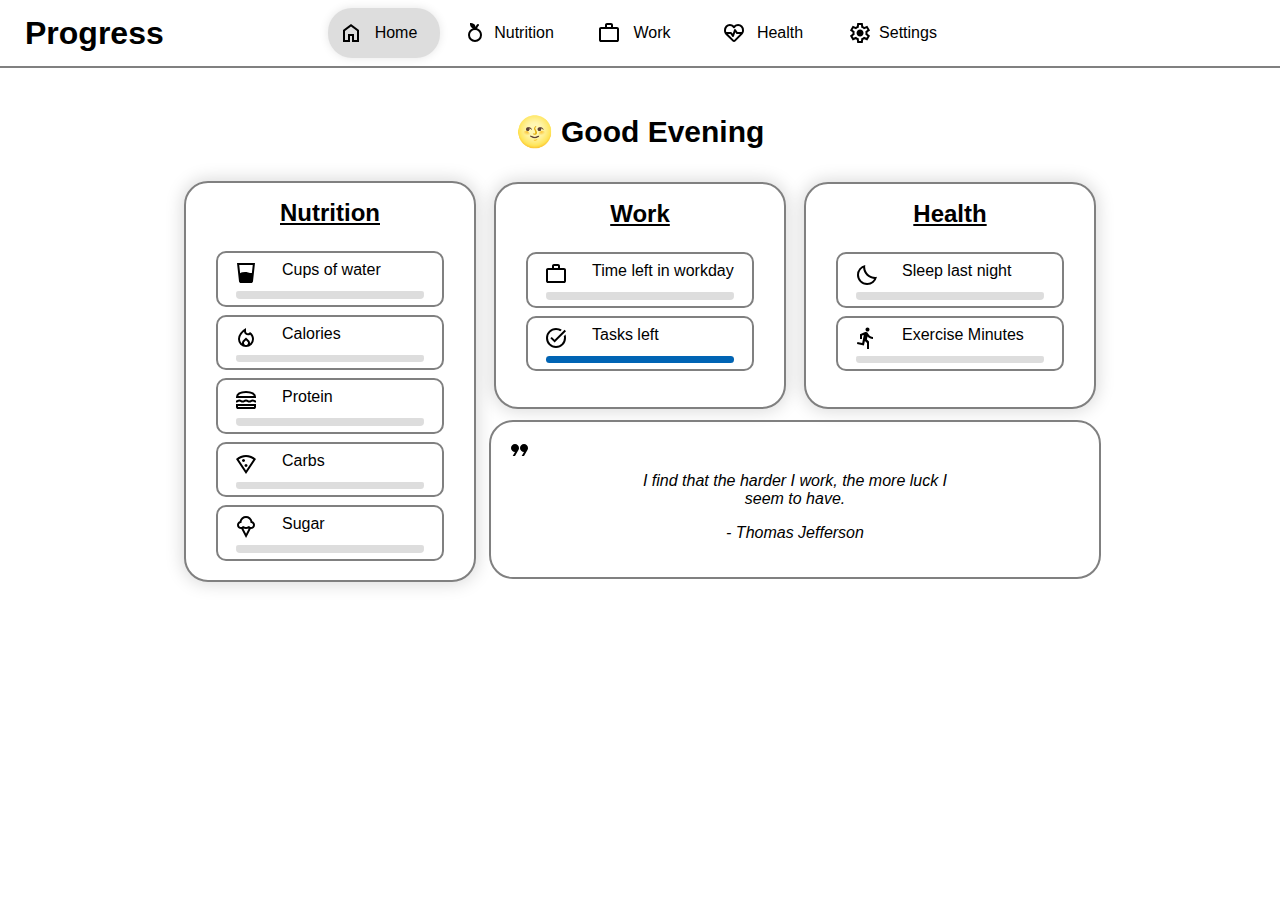
<file: index.html>
<!DOCTYPE html>
<html lang="en">
  <head>
    <!-- Import CSS and Scripts-->
    <link rel="stylesheet" href="/css/main.css" />
    <link rel="stylesheet" href="/css/homepage.css" />
    <script src="/scripts/homepage.js"></script>
    <script src="/scripts/motivation.js"></script>
    <!-- Scale page to display width -->
    <meta name="viewport" content="width=device-width, initial-scale=1.0" />
    <!-- Page Title -->
    <title>Progress</title>
    <!-- Favicon -->
    <link
      rel="icon"
      type="image/png"
      href="/assets/favicon/favicon-32x32.png"
      sizes="32x32"
    />
    <link
      rel="icon"
      type="image/png"
      href="/assets/favicon/favicon-16x16.png"
      sizes="16x16"
    />
  </head>

  <body>
    <!-- Site Header and Navigation-->
    <header>
      <h1>Progress</h1>
      <div class="nav-links">
        <a class="active" href="./index.html"
          ><img src="/assets/icons/home.svg" />
          <p>Home</p>
        </a>
        <a href="./pages/nutrition.html"
          ><img src="/assets/icons/nutrition.svg" />
          <p>Nutrition</p>
        </a>
        <a href="./pages/workLife.html"
          ><img src="/assets/icons/work.svg" />
          <p>Work</p>
        </a>
        <a href="./pages/health.html"
          ><img src="/assets/icons/health.svg" />
          <p>Health</p>
        </a>
        <a href="./pages/settings.html"
          ><img src="/assets/icons/gear.svg" />
          <p>Settings</p>
        </a>
      </div>
    </header>
    <!-- Main Page -->
    <main>
      <div class="greeting">
        <p id="greeting">🌞 Good timeofday</p>
      </div>
      <div class="two-grid-card-container">
        <div class="nutrition-card card">
          <h2><a href="./pages/nutrition.html">Nutrition</a></h2>
          <!-- WATER -->
          <div id="water" onclick="toggleStatInfo('water')" class="stat">
            <div class="icon-and-label">
              <img src="/assets/icons/water.svg" />
              <label for="water-progress-bar">Cups of water</label>
            </div>
            <progress id="water-progress-bar" max="100" value="0"></progress>
          </div>
          <!-- CALORIES -->
          <div id="calories" onclick="toggleStatInfo('calories')" class="stat">
            <div class="icon-and-label">
              <img src="/assets/icons/calories.svg" />
              <label for="calories-progress-bar">Calories</label>
            </div>
            <progress id="calories-progress-bar" max="100" value="0"></progress>
          </div>
          <!-- PROTEIN -->
          <div onclick="toggleStatInfo('protein')" class="stat">
            <div class="icon-and-label">
              <img src="/assets/icons/protein.svg" />
              <label for="protein-progress-bar">Protein</label>
            </div>
            <progress id="protein-progress-bar" max="100" value="0"></progress>
          </div>
          <!-- CARBS -->
          <div onclick="toggleStatInfo('carbs')" class="stat">
            <div class="icon-and-label">
              <img src="/assets/icons/carbs.svg" />
              <label for="calories-progress-bar">Carbs</label>
            </div>
            <progress id="carbs-progress-bar" max="100" value="0"></progress>
          </div>
          <!-- SUGAR -->
          <div onclick="toggleStatInfo('sugar')" class="stat">
            <div class="icon-and-label">
              <img src="/assets/icons/sugar.svg" />
              <label for="sugar-progress-bar">Sugar</label>
            </div>
            <progress id="sugar-progress-bar" max="100" value="0"></progress>
          </div>
          <!-- SODIUM -->
          <!-- <div onclick="toggleStatInfo('sodium')" class="stat">
                    <div class="icon-and-label">
                        <img src="/assets/icons/salt.svg" />
                        <label for="sodium-progress-bar">Sodium</label>
                    </div>
                    <progress id="sodium-progress-bar" max="100" value="0"></progress>
                </div> -->
        </div>
        <div class="card">
          <h2><a href="./pages/workLife.html">Work</a></h2>
          <!-- WORK -->
          <div id="work" class="stat">
            <div class="icon-and-label">
              <img src="/assets/icons/work.svg" />
              <label for="work-progress-bar">Time left in workday</label>
            </div>
            <progress id="work-progress-bar" max="100" value="0"></progress>
          </div>
          <!-- WORK -->
          <div class="stat">
            <div class="icon-and-label">
              <img src="/assets/icons/task.svg" />
              <label for="task-progress-bar">Tasks left</label>
            </div>
            <progress id="task-progress-bar" max="100" value="0"></progress>
          </div>
        </div>
        <div class="card">
          <h2><a href="./pages/health.html">Health</a></h2>
          <!-- SLEEP -->
          <div id="sleep" onclick="toggleStatInfo('sleep')" class="stat">
            <div class="icon-and-label">
              <img src="/assets/icons/sleep.svg" />
              <label for="sleep-progress-bar">Sleep last night</label>
            </div>
            <progress id="sleep-progress-bar" max="100" value="0"></progress>
          </div>
          <!-- EXERCISE -->
          <div id="exercise" onclick="toggleStatInfo('exercise')" class="stat">
            <div class="icon-and-label">
              <img src="/assets/icons/exercise.svg" />
              <label for="exercise-progress-bar">Exercise Minutes</label>
            </div>
            <progress id="exercise-progress-bar" max="100" value="0"></progress>
          </div>
        </div>
        <div class="quote-card">
          <img src="/assets/icons/quote.svg" onclick="devValues()" />
          <div class="quote-text">
            <p id="quote"></p>
            <p id="author"></p>
          </div>
        </div>
      </div>
    </main>
    <div id="overlay" class="overlay">
      <div class="stat-info" id="water-stat-info">
        <p>Water</p>
        <input type="number" id="water-input" placeholder="Cups" />
        <button
          onclick="addProgress('water', 'waterCurrentAmount', 'waterProgress')"
        >
          Add
        </button>
        <button onclick="closeOverlay()">Close</button>
      </div>
      <div class="stat-info" id="calories-stat-info">
        <p>Calories</p>
        <input type="number" id="calories-input" placeholder="Calories" />
        <button
          onclick="addProgress('calories', 'caloriesCurrentAmount', 'caloriesProgress')"
        >
          Add
        </button>
        <button onclick="closeOverlay()">Close</button>
      </div>
      <div class="stat-info" id="protein-stat-info">
        <p>Protein</p>
        <input type="number" id="protein-input" placeholder="Protein" />
        <button
          onclick="addProgress('protein', 'proteinCurrentAmount', 'proteinProgress')"
        >
          Add
        </button>
        <button onclick="closeOverlay()">Close</button>
      </div>
      <div class="stat-info" id="carbs-stat-info">
        <p>Carbs</p>
        <input type="number" id="carbs-input" placeholder="Carbs" />
        <button
          onclick="addProgress('carbs', 'carbsCurrentAmount', 'carbsProgress')"
        >
          Add
        </button>
        <button onclick="closeOverlay()">Close</button>
      </div>
      <div class="stat-info" id="sugar-stat-info">
        <p>Sugar</p>
        <input type="number" id="sugar-input" placeholder="Sugar" />
        <button
          onclick="addProgress('sugar', 'sugarCurrentAmount', 'sugarProgress')"
        >
          Add
        </button>
        <button onclick="closeOverlay()">Close</button>
      </div>
      <div class="stat-info" id="sodium-stat-info">
        <p>Sodium</p>
        <input type="number" id="sodium-input" placeholder="Sodium" />
        <button
          onclick="addProgress('sodium', 'sodiumCurrentAmount', 'sodiumProgress')"
        >
          Add
        </button>
        <button onclick="closeOverlay()">Close</button>
      </div>
      <div class="stat-info" id="work-stat-info">
        <p>Work</p>
        <input type="number" id="work-input" placeholder="Cups" />
        <button
          onclick="addProgress('work', 'workCurrentAmount', 'workProgress')"
        >
          Add
        </button>
        <button onclick="closeOverlay()">Close</button>
      </div>
      <div class="stat-info" id="sleep-stat-info">
        <p>Sleep</p>
        <input type="number" id="sleep-input" placeholder="Sleep hours" />
        <button
          onclick="addProgress('sleep', 'sleepCurrentAmount', 'sleepProgress')"
        >
          Add
        </button>
        <button onclick="closeOverlay()">Close</button>
      </div>
      <div class="stat-info" id="exercise-stat-info">
        <p>Exercise</p>
        <input
          type="number"
          id="exercise-input"
          placeholder="Minutes of exercise"
        />
        <button
          onclick="addProgress('exercise', 'exerciseCurrentAmount', 'exerciseProgress')"
        >
          Add
        </button>
        <button onclick="closeOverlay()">Close</button>
      </div>
    </div>
  </body>
</html>
</file>
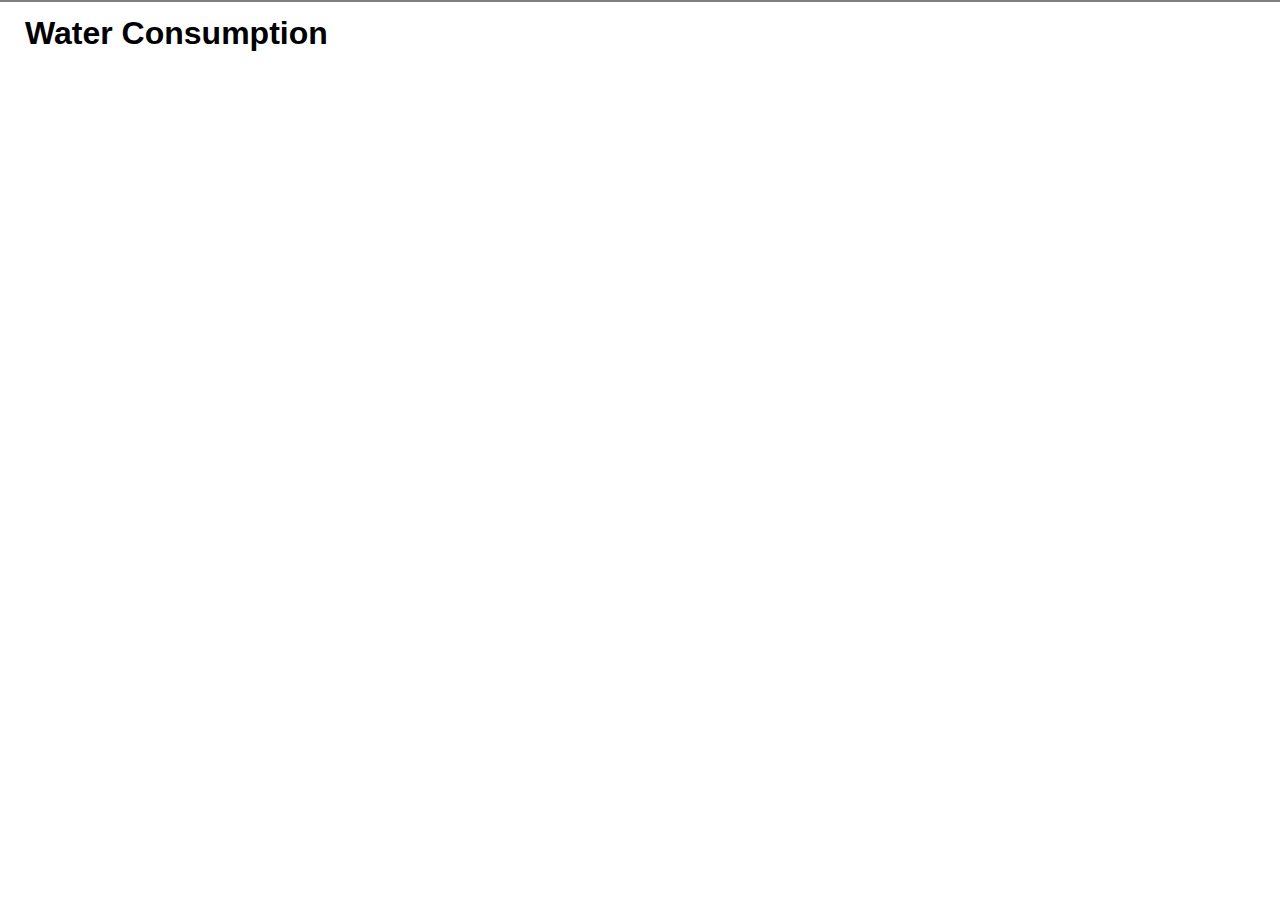
<file: water.html>
<!DOCTYPE html>
<html lang="en">
  <head>
    <!-- Import CSS and Scripts-->
    <link rel="stylesheet" href="/css/main.css" />
    <link rel="stylesheet" href="/css/water.css" />
    <title>Hackathon 2023</title>
  </head>
  <body>
    <header>
      <h1>Water Consumption</h1>
    </header>
  </body>
</html>
</file>
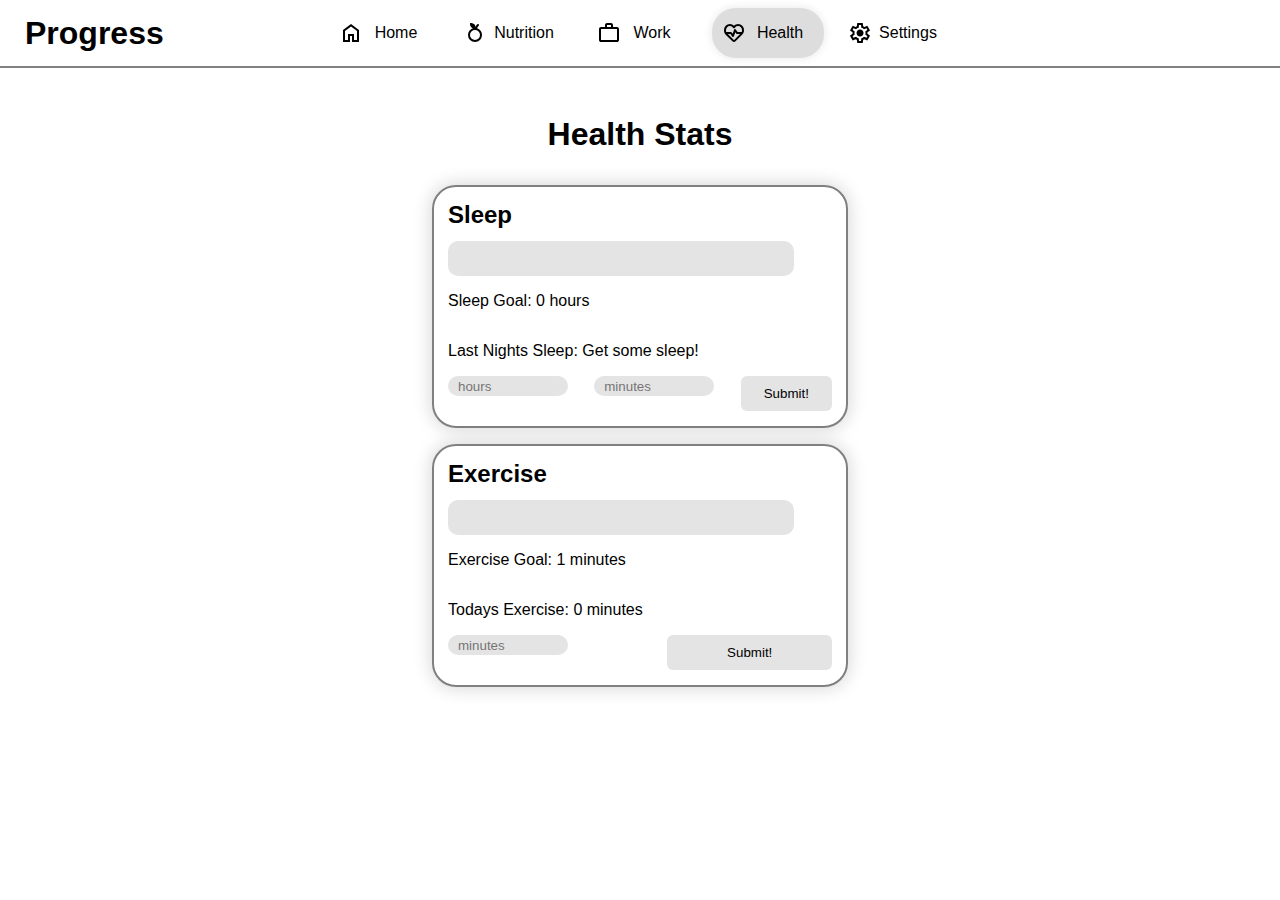
<file: pages/health.html>
<!DOCTYPE html>
<html lang="en">

<head>
    <!-- Import CSS and Scripts-->
    <link rel="stylesheet" href="/css/main.css" />
    <link rel="stylesheet" href="/css/health.css" />
    <script src="../scripts/health.js"></script>
    <!-- Scale page to display width -->
    <meta name="viewport" content="width=device-width, initial-scale=1.0" />
    <!-- Page Title -->
    <title>Health | Progress</title>
    <!-- Favicon -->
    <link rel="icon" type="image/png" href="/assets/favicon/favicon-32x32.png" sizes="32x32" />
    <link rel="icon" type="image/png" href="/assets/favicon/favicon-16x16.png" sizes="16x16" />
</head>

<body onload="onLoad()">
    <!-- Site Header and Navigation-->
    <header>
      <h1>Progress</h1>
      <div class="nav-links">
        <a href="../index.html"
          ><img src="/assets/icons/home.svg" />
          <p>Home</p></a
        >
        <a href="./nutrition.html"
          ><img src="/assets/icons/nutrition.svg" />
          <p>Nutrition</p></a
        >
        <a href="./workLife.html"
          ><img src="/assets/icons/work.svg" />
          <p>Work</p></a
        >
        <a class="active" href="./health.html"
          ><img src="/assets/icons/health.svg" />
          <p>Health</p></a
        >
        <a href="./settings.html"
          ><img src="/assets/icons/gear.svg" />
          <p>Settings</p></a
        >
      </div>
    </header>
    <!-- Main Page -->
    <main>
        <h1 class="health-title">Health Stats</h1>
        <div class="sleep-card card" id="sleep">
            <h2>Sleep</h2>
            <div class="sleep-progress" id="sleep-container">
                <div id="sleep-amount"></div>
            </div>
            <p class="sleep-goal" id="sleep-goal">Sleep Goal:</p>
            <div id="ex-div">
                <form name="sleep-form" method="get">
                    <label> Last Nights Sleep: </label>
                    <p id="last-night-sleep"></p>
                    <div class="sleep-inputs">
                        <input min="0" max="24" class="input-box" type="number" id="sleep-hours" placeholder="hours" />
                        <input min="0" max="60" class="input-box" type="number" id="sleep-minutes"
                            placeholder="minutes" />
                        <button onclick="setLastSleep()">Submit!</button>
                    </div>
                </form>

            </div>
        </div>
        <div class="exercise-card card" id="exercise">
            <h2>Exercise</h2>
            <div class="sleep-progress" id="racetrack">
                <div id="runner"></div>
            </div>
            <p class="exercise-goal" id="exercise-goal">Exercise Goal:</p>
            <div id="ex-div">
                <form name="exercise-form" method="get">
                    <label>Todays Exercise: </label>
                    <p id="last-exercise"></p>
                    <div class="exercise-inputs">
                        <input min="0" max="60" class="input-box" type="number" id="exercise-minutes"
                            placeholder="minutes" />
                        <button onclick="addExercise()">Submit!</button>
                    </div>
                </form>
            </div>
        </div>
    </main>
</body>

</html>
</file>
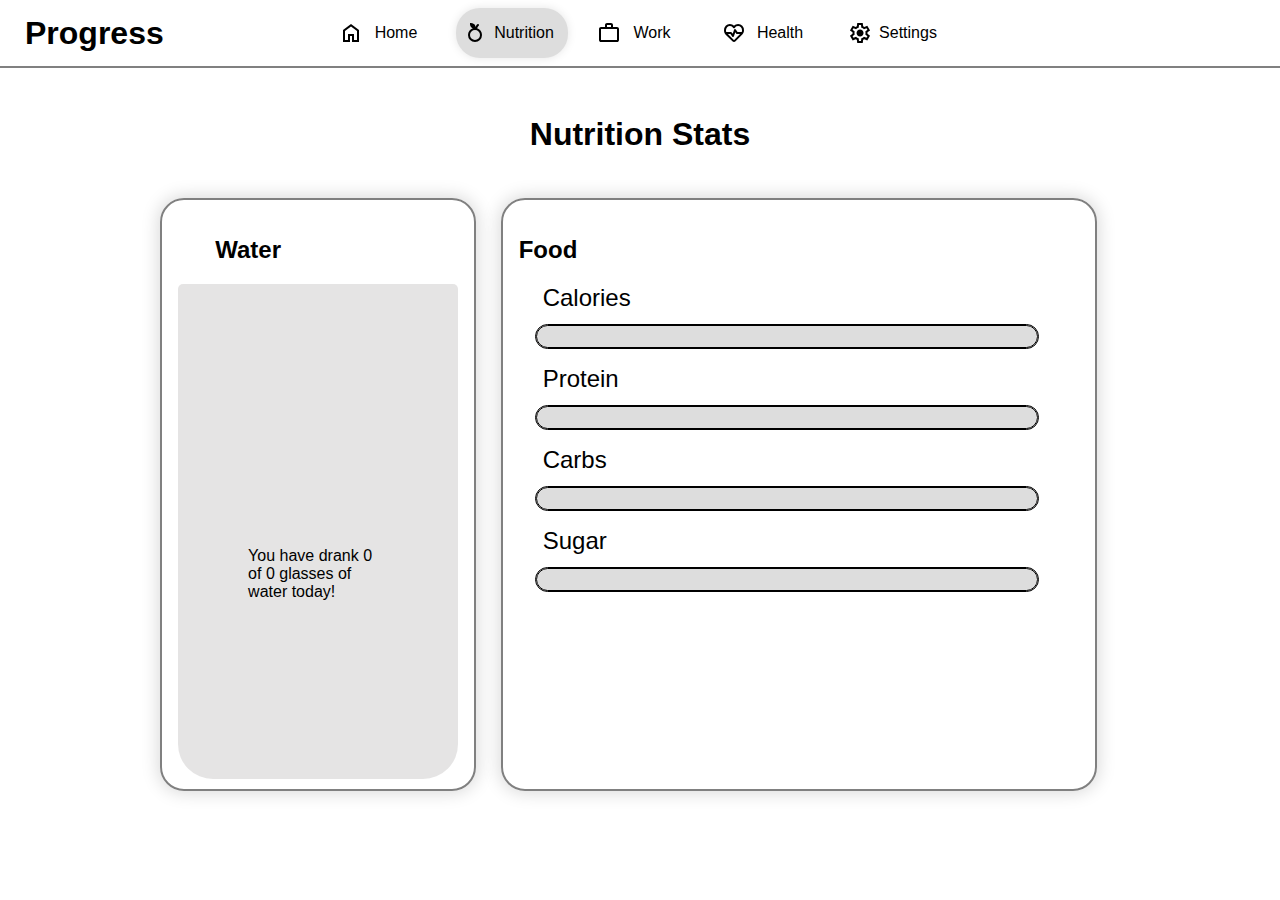
<file: pages/nutrition.html>
<!DOCTYPE html>
<html lang="en">

<head>
    <link rel="stylesheet" href="/css/main.css" />
    <link rel="stylesheet" href="/css/nutrition.css" />
    <title>Nutrition | Progress</title>
    <!-- Favicon -->
    <link rel="icon" type="image/png" href="/assets/favicon/favicon-32x32.png" sizes="32x32" />
    <link rel="icon" type="image/png" href="/assets/favicon/favicon-16x16.png" sizes="16x16" />
</head>

<body onload="setWaterLevel(localStorage.getItem('waterProgress'))">

    <!-- Site Header and Navigation-->
    <header>
        <h1>Progress</h1>
        <div class="nav-links">
            <a href="../index.html"><img src="/assets/icons/home.svg" />
                <p>Home</p>
            </a>
            <a class="active" href="./nutrition.html"><img src="/assets/icons/nutrition.svg" />
                <p>Nutrition</p>
            </a>
            <a href="./workLife.html"><img src="/assets/icons/work.svg" />
                <p>Work</p>
            </a>
            <a href="./health.html"><img src="/assets/icons/health.svg" />
                <p>Health</p>
            </a>
            <a href="./settings.html"><img src="/assets/icons/gear.svg">
                <p>Settings</p>
            </a>
        </div>
    </header>
    <main>
        <h1 class="nutrition-title">Nutrition Stats</h1>
        <div class="card-container">
            <div class="card">
                <h2 id="waterTitle">Water</h2>
                <div id="water-container">
                    <div id="glass">
                        <div id="water"></div>
                        <div id="waterStats">
                            <p id="waterConsumption">
                                You have drank <span id="waterProgress"></span> of
                                <span id="waterMax"></span> glasses of water today!
                            </p>
                        </div>
                    </div>
                    <div id="waterAllTime"></div>
                </div>
            </div>
            <div class="card">
                <h2>Food</h2>
                <div class="food-card-stats">
                    <label for="calories-progress">Calories</label>
                    <progress id="calories-progress" max="100" value="1"></progress>
                    <label for="protein-progress">Protein</label>
                    <progress id="protein-progress" max="100" value="0"></progress>
                    <label for="carbs-progress">Carbs</label>
                    <progress id="carbs-progress" max="100" value="0"></progress>
                    <label for="sugar-progress">Sugar</label>
                    <progress id="sugar-progress" max="100" value="0"></progress>
                   </div>
            </div>
        </div>
        </div>
    </main>
    <script src="../scripts/nutrition.js"></script>
</body>

</html>
</file>
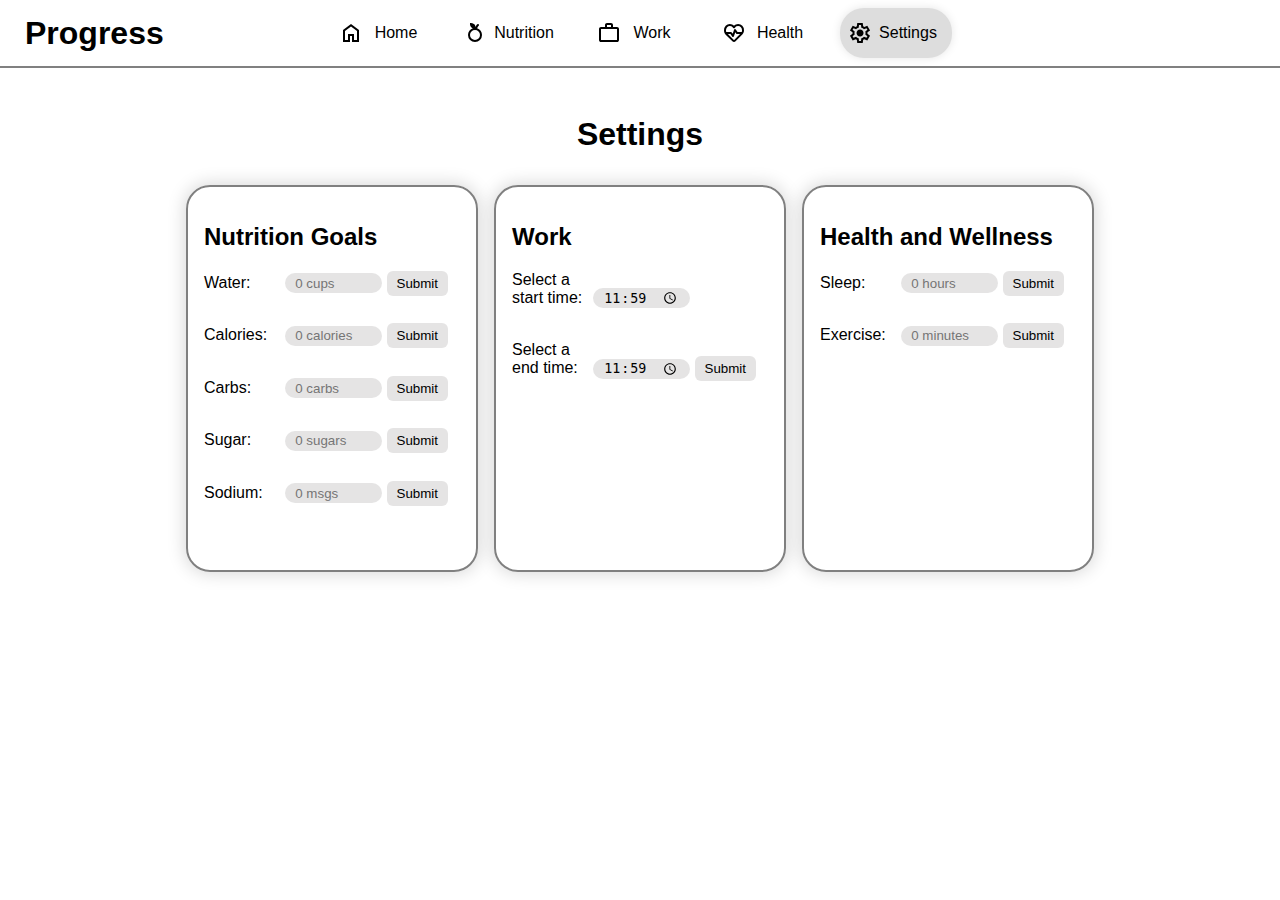
<file: pages/settings.html>
<!DOCTYPE html>
<html lang="en">

<head>
    <!-- Import CSS and Scripts-->
    <link rel="stylesheet" href="/css/main.css" />
    <link rel="stylesheet" href="/css/settings.css" />
    <script src="/scripts/settings.js"></script>
    <!-- Scale page to display width -->
    <meta name="viewport" content="width=device-width, initial-scale=1.0" />
    <!-- Page Title -->
    <title>Settings | Progress</title>
    <!-- Favicon -->
    <link rel="icon" type="image/png" href="/assets/favicon/favicon-32x32.png" sizes="32x32" />
    <link rel="icon" type="image/png" href="/assets/favicon/favicon-16x16.png" sizes="16x16" />
</head>

<body onload="onLoad()">
    <!-- Site Header and Navigation-->
    <header>
        <h1>Progress</h1>
        <div class="nav-links">
            <a href="../index.html"><img src="/assets/icons/home.svg" />
                <p>Home</p>
            </a>
            <a href="./nutrition.html"><img src="/assets/icons/nutrition.svg" />
                <p>Nutrition</p>
            </a>
            <a href="./workLife.html"><img src="/assets/icons/work.svg" />
                <p>Work</p>
            </a>
            <a href="./health.html"><img src="/assets/icons/health.svg" />
                <p>Health</p>
            </a>
            <a class="active" href="./settings.html"><img src="/assets/icons/gear.svg">
                <p>Settings</p>
            </a>
        </div>
    </header>
    <!-- Main Page -->
    <main>
        <h1 class="settings-title">Settings</h1>
        <div class="card-container">
            <div class="card">
                <h2>Nutrition Goals</h2>
                <form>
                    <!-- Set Max Water  -->
                    <div class="label-box">
                        <label>Water:</label>
                        <input id="water-max-input" type="number" class="inputs" placeholder="In Cups"></input>
                        <button onclick="setMax('water')" id="water-submit">Submit</button>
                    </div>
                    <!-- Set Max Calories  -->
                    <div class="label-box">
                        <label>Calories:</label>
                        <input id="calories-max-input" type="number" class="inputs" placeholder="Calories"></input>
                        <button onclick="setMax('calories')" id="calories-submit">Submit</button>
                    </div>
                    <!-- Set Max Carbs  -->
                    <div class="label-box">
                        <label>Carbs:</label>
                        <input id="carbs-max-input" type="number" class="inputs" placeholder="Carbs"></input>
                        <button onclick="setMax('carbs')" id="carbs-submit">Submit</button>
                    </div>
                    <!-- Set Max Sugar  -->
                    <div class="label-box">
                        <label>Sugar:</label>
                        <input id="sugar-max-input" type="number" class="inputs" placeholder="Sugar"></input>
                        <button onclick="setMax('sugar')" id="sugar-submit">Submit</button>
                    </div>
                    <!-- Set Max Sodium  -->
                    <div class="label-box">
                        <label>Sodium:</label>
                        <input id="sodium-max-input" type="number" class="inputs" placeholder="Sodium"></input>
                        <button onclick="setMax('sodium')" id="sodium-submit">Submit</button>
                    </div>
                </form>
            </div>
            <div class="card">
                <h2>Work</h2>
                <form name="timeForm" onsubmit=validateForm() method="get">
                    <div>
                        <label for="startTime">Select a start time:</label>
                        <input type="time" id="startTime" name="startTime">
                    </div>
                    <br>
                    <label for="endTime">Select a end time:</label>
                    <input type="time" id="endTime" name="endTime">
                    <button>Submit</button>
                </form>
            </div>
            <div class="card">
                <h2>Health and Wellness</h2>
                <form>
                    <div class="label-box">
                        <label>Sleep:</label>
                        <input min="0" max="24" id="sleep-max-input" type="number" class="inputs"
                            placeholder=""></input>
                        <button onclick="setMax('sleep')" id="sleep-submit">Submit</button>
                    </div>
                    <div class="label-box">
                        <label>Exercise:</label>
                        <input id="exercise-max-input" type="number" class="inputs" placeholder="Minutes"></input>
                        <button onclick="setMax('exercise') " id="exercise-submit">Submit</button>
                    </div>
                </form>
            </div>
        </div>
    </main>
</body>

</html>
</file>
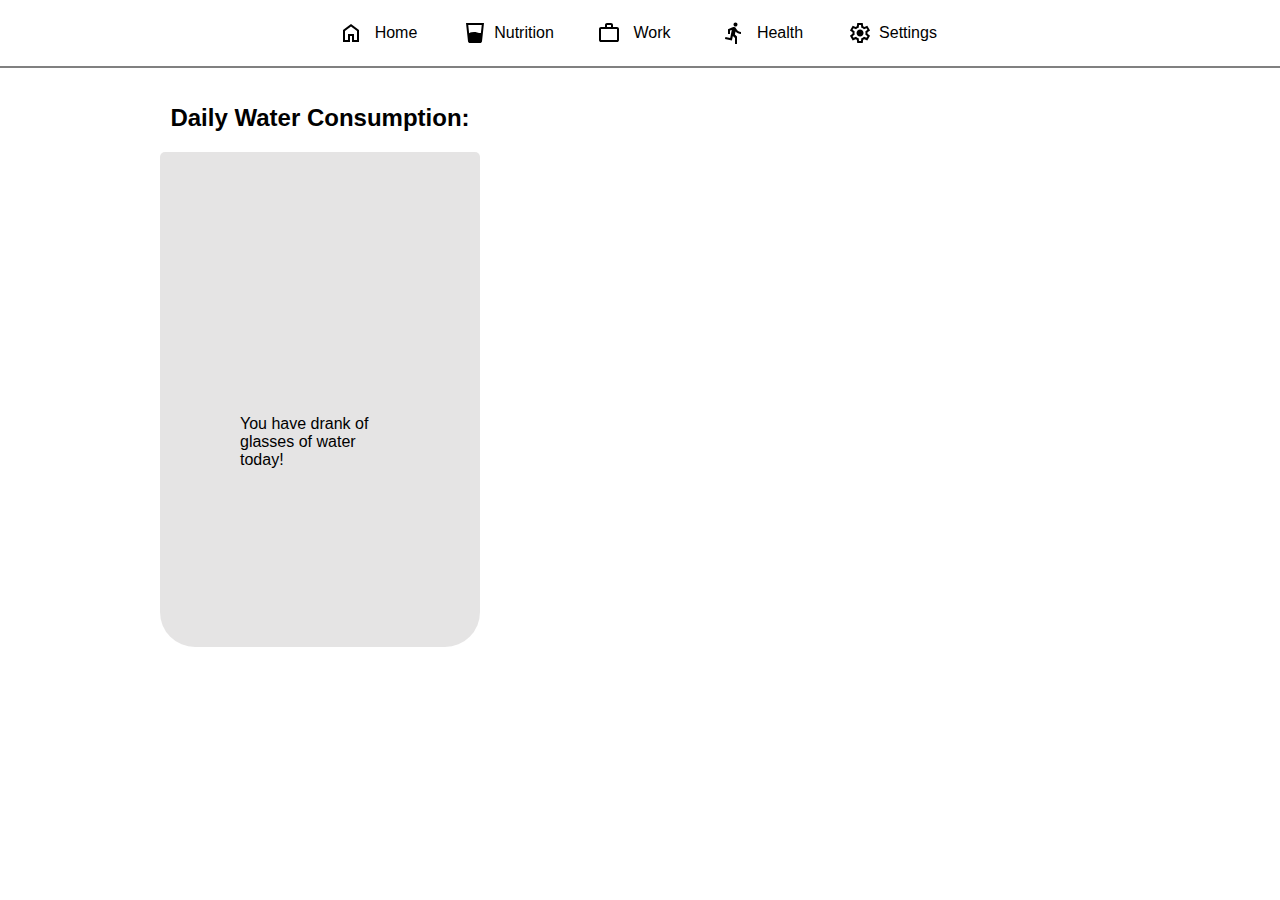
<file: pages/water.html>
<!DOCTYPE html>
<html lang="en">
  <head>
    <link rel="stylesheet" href="/css/main.css" />
    <link rel="stylesheet" href="/css/water.css" />
    <title>Nutrition | Progress</title>
    <!-- Favicon -->
    <link rel="icon" type="image/png" href="/assets/favicon/favicon-32x32.png" sizes="32x32" />
    <link rel="icon" type="image/png" href="/assets/favicon/favicon-16x16.png" sizes="16x16" />
  </head>
  <body onload="setWaterLevel(localStorage.getItem('waterProgress'))">
    <!-- Site Header and Navigation-->
    <header>
      <div class="nav-links">
          <a href="../index.html"><img src="/assets/icons/home.svg" /><p>Home</p></a>
          <a href="./water.html"><img src="/assets/icons/water.svg" /><p>Nutrition</p></a>
          <a href="./workLife.html"><img src="/assets/icons/work.svg" /><p>Work</p></a>
          <a href="./health.html"><img src="/assets/icons/exercise.svg" /><p>Health</p></a>
          <a href="./settings.html"><img src="/assets/icons/gear.svg"><p>Settings</p></a>
      </div>
  </header>
    <h2 id="waterTitle">Daily Water Consumption:</h2>
    <div id="water-container">
      <div id="glass">
        <div id="water"></div>
        <div id="waterStats">
          <p id="waterConsumption">
            You have drank <span id="waterProgress"></span> of
            <span id="waterMax"></span> glasses of water today!
          </p>
        </div>
      </div>
      <div id="waterAllTime"></div>
    </div>

    <script src="../scripts/waterLevel.js"></script>
  </body>
</html>
</file>
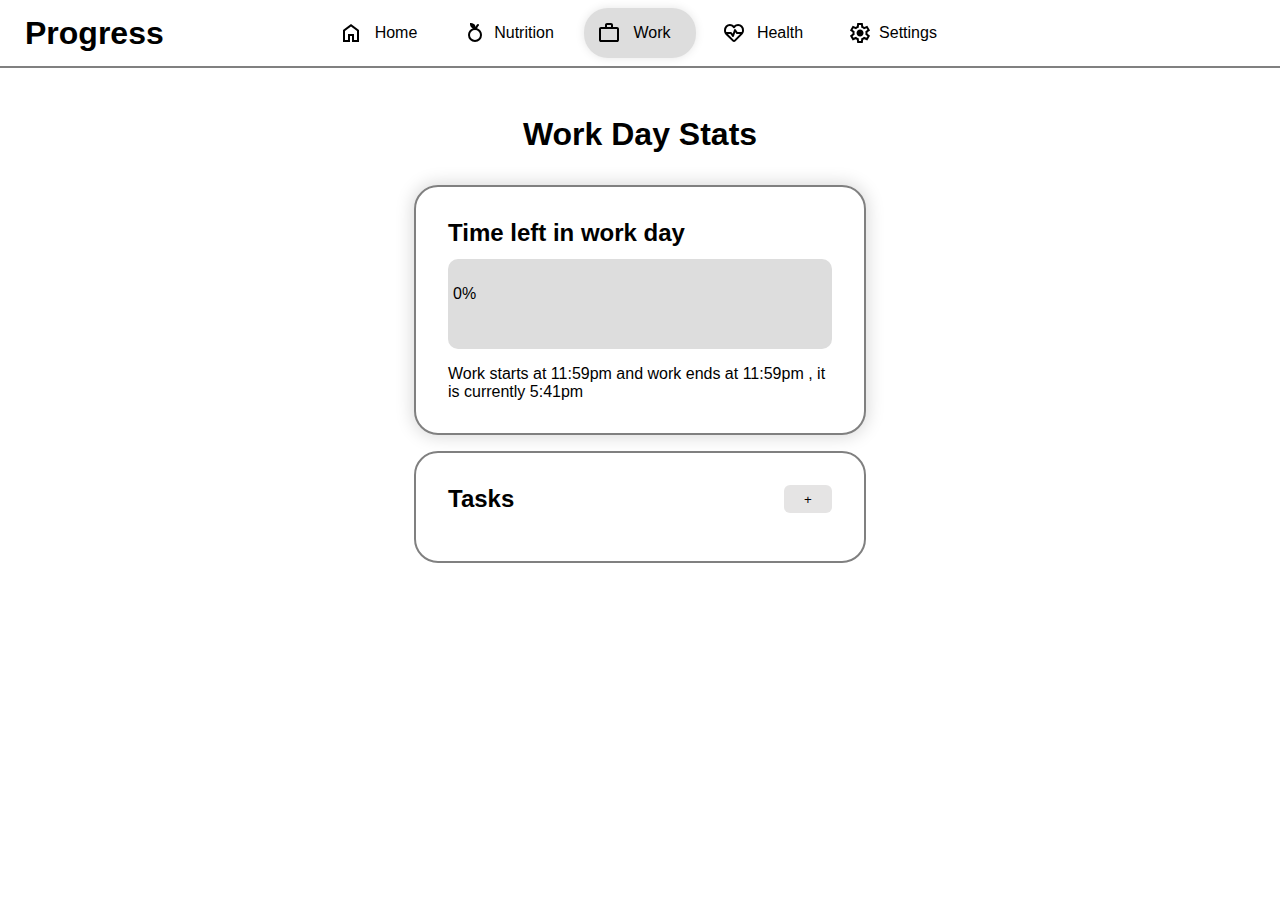
<file: pages/workLife.html>
<!DOCTYPE html>
<html lang="en">
  <head>
    <!-- Import CSS and Scripts-->
    <link rel="stylesheet" href="../css/main.css" />
    <link rel="stylesheet" href="../css/work.css" />
    <script src="../scripts/workLife.js"></script>
    <!-- Scale page to display width -->
    <meta name="viewport" content="width=device-width, initial-scale=1.0" />
    <!-- Page Title -->
    <title>Work | Progress</title>
    <!-- Favicon -->
    <link
      rel="icon"
      type="image/png"
      href="/assets/favicon/favicon-32x32.png"
      sizes="32x32"
    />
    <link
      rel="icon"
      type="image/png"
      href="/assets/favicon/favicon-16x16.png"
      sizes="16x16"
    />
  </head>

  <body onload="onLoad()">
    <!-- Site Header and Navigation-->
    <header>
      <h1>Progress</h1>
      <div class="nav-links">
        <a href="../index.html"
          ><img src="/assets/icons/home.svg" />
          <p>Home</p>
        </a>
        <a href="./nutrition.html"
          ><img src="/assets/icons/nutrition.svg" />
          <p>Nutrition</p>
        </a>
        <a class="active" href="./workLife.html"
          ><img src="/assets/icons/work.svg" />
          <p>Work</p>
        </a>
        <a href="./health.html"
          ><img src="/assets/icons/health.svg" />
          <p>Health</p>
        </a>
        <a href="./settings.html"
          ><img src="/assets/icons/gear.svg" />
          <p>Settings</p>
        </a>
      </div>
    </header>
    <!-- Main Page -->
    <main>
      <h1 class="work-title">Work Day Stats</h1>
      <div class="work-progress-card">
        <h2>Time left in work day</h2>
        <div class="work-progress-background">
          <div class="work-progress" id="workProgress">
            <div
              style="
                text-align: center;
                padding-top: 10px;
                padding-bottom: 10px;
              "
            >
              <p style="width: 100%" id="time"></p>
            </div>
          </div>
        </div>
        <div id="timesSet"></div>
      </div>
      <div class="task-card">
        <div class="task-card-title">
          <h2>Tasks</h2>
          <button type="button" onclick="addTask()">+</button>
        </div>
        <div id="taskList"></div>
      </div>
    </main>
  </body>
</html>
</file>
<file: css/main.css>
:root {
  font-family: Arial, Helvetica, sans-serif;
}

@import "dark.css";
@import "light.css";

body {
  background-color: var(--bg-color);
  color: var(--text);
}

body {
  margin: 0;
}

button {
    background-color: rgba(124, 122, 122, 0.2);
    color:var(--text);
    border:none;
    outline:none;
    padding:5px 10px;
    cursor:pointer;
    border-radius:6px;
}

button:hover {
    outline: 1px solid var(--text);
    background-color:var(--alt-obj-color)
}

input {
    border-radius: 24px;
    color: var(--text);
    width: 100px;
    padding: 0px 10px;
    height: 20px;
    margin-bottom: 15px;
    border: none;
    background-color: rgba(124, 122, 122, 0.2);
}

input:focus-visible, input:focus, input:focus-within {
    outline: 1px solid grey;
}

/* header {
  overflow: hidden;
  padding: 10px 10px;
  text-align: center;
  font-size: 10px;
  font-family: "Roboto", sans-serif;
  font-weight: 500;
  letter-spacing: 2px;
  text-transform: uppercase;
  margin: 10px 10px 10px 10px;
  border-radius: 5px;
  box-shadow: 0 0 10px rgba(0, 0, 0, 0.5);
  transition: 0.5s;
  background-color: var(--obj-bg-color);
  clear: left;
} */

header {
  width: 100%;
  height: fit-content;
  margin: 0;
  margin-bottom: 1em;
  display: inline-block;
  border-bottom: 2px solid grey;
  background-color: var(--bg-color);
  color: var(--text-color);
}

header h1 {
  position: absolute;
  top: 15px;
  left: 25px;
  margin: 0;
}

div.nav-links {
  display: grid;
  grid-template-columns: auto auto auto auto auto;
  width: 50%;
  margin: auto;
  background-color: var(--bg-color);
}

header a {
  display: grid;
  grid-template-columns: auto auto;
  margin: 8px;
  text-decoration: none;
  color: inherit;
  min-width: 110px;
}

header a.active {
    background-color:var(--obj-color);
    border-radius:24px;
    box-shadow: 0 0 10px rgba(0, 0, 0, 0.1);
}

header a:hover , a.active:hover{
  background-color: var(--alt-obj-color);
  border-radius: 24px;
  box-shadow: 0 0 10px rgba(0, 0, 0, 0.1);
}

header a:active {
    background-color: var(--obj-color);
    border-radius:24px;
    box-shadow: 0 0 10px rgba(0, 0, 0, 0.1);
}

header img {
  margin: auto;
  width: 24px;
  height: 24px;
}

a, a:visited {
  color: inherit;
}

header a.active {
    background-color:var(--obj-color);
    border-radius:24px;
}

div.card {
    box-shadow: 0px 0px 17px 2px rgba(0,0,0,0.15);
}

main {
    animation: slideUp ease-in 0.5s 1;
}

@keyframes slideUp {
    0% {
      opacity: 0%;
      transform: translateY(10px);
    }
    100% {
      opacity: 100%;
      transform: translateY(0px);
    }
  }
</file>
<file: css/homepage.css>
@import "dark.css";
@import "light.css";

body {
  background-color: var(--bg-color);
  color: var(--text);
}

.stat-info {
  background-color: var(--obj-color);
}

@media (prefers-color-scheme: dark) {
  img {
    filter: invert(100%);
  }
  .stat-info {
    background-color: var(--obj-color);
  }
  div.stat progress::-moz-progress-bar {
    background-color: rgb(134, 134, 240) !important;
  }
  div.stat progress::-webkit-progress-value {
    background-color: rgb(134, 134, 240) !important;
  }
}

div.stat progress::-moz-progress-bar {
  background-color: #0064b4;
}
div.stat progress::-webkit-progress-value {
  background-color: #0064b4;
}

main {
  animation: slideUp ease-in 0.5s 1;
}

div.card-container {
  display: grid;
  row-gap: 1em;
  grid-template-columns: auto;
  margin: auto;
}

div.two-grid-card-container {
  display: grid;
  column-gap: 0.5em;
  row-gap: 0.5em;
  grid-template-columns: 1fr 1fr 1fr;
  margin: auto;
  width: fit-content;
}

div.card {
  width: 20vw;
  height: 82%;
  margin: auto;
  border: 2px solid grey;
  border-radius: 24px;
  padding: 1em;
  background-color: var(--bg-color);
  box-shadow: 0px 0px 17px 2px rgba(0,0,0,0.15);
}

.nutrition-card {
  height: 90% !important;
  grid-row: 1 / span 2;
}

div.quote-card {
  display: grid;
  grid-column: 2 / span 2;
  border: 2px solid grey;
  border-radius: 24px;
  padding: 1em;
  width: 45vw;
  height: 75%;
}

div.quote-text {
  margin: auto;
  font-style: italic;
}

div.card h2 {
  text-align: center;
  margin: 0;
  margin-bottom: 1em;
}

div.stat {
  border: 2px solid grey;
  border-radius: 10px;
  display: grid;
  padding: 0.5em 1em 0.5em 1em;
  column-gap: 1em;
  width: 75%;
  margin: auto;
  grid-template-columns: auto;
  margin-bottom: 0.5em;
}

div.stat img {
  justify-self: left;
}

div.stat label {
  justify-self: left;
  pointer-events: none;
}

div.stat progress {
  width: 100%;
  border: 2px solid;
  border-color: var(--bg-color);
  border-radius: 24px;
  height: 7.5px;
  margin-top: 0.25em;
  background-color: rgba(124, 122, 122, 0.2);
}

div.stat progress::-webkit-progress-bar {
  height: 7.5px;
  border-radius: 24px;
  background-color: var(--obj-color);
}

div.stat progress::-webkit-progress-value {
  border-radius: 24px;
}

div.stat {
  cursor: pointer;
}

div.stat:hover {
  background-color: rgba(0, 72, 255, 0.187);
}

div.stat-info {
  display: none;
  position: fixed;
  text-align: center;
  border: 2px solid grey;
  border-radius: 24px;
  margin: auto;
  padding: 0.5em 1em 0.5em 1em;
  animation: scaleIn ease-in-out 0.25s 1;
  width: 300px;
  height: 100px;
  position: fixed;
  top: calc(50% - 25px);
  left: calc(50% - 175px);
  opacity: 100% !important;
}

div.overlay {
  display: none;
  backdrop-filter: blur(10px);
  width: 100vw;
  height: 100vh;
  position: fixed;
  top: 0%;
  left: 0%;
}

div.stat-info input {
  width: 50%;
}

div.icon-and-label {
  display: grid;
  grid-template-columns: 0.25fr 0.75fr;
}

#author {
  text-align: center;
  margin-top: 1em;
}

#quote {
  width: 80%;
  margin: auto;
  text-align: center;
}

div.greeting {
  width: 50%;
  margin: auto;
  font-size: 30px;
  font-weight: bold;
  text-align: center;
}

@keyframes slideUp {
  0% {
    opacity: 0%;
    transform: translateY(10px);
  }
  100% {
    opacity: 100%;
    transform: translateY(0px);
  }
}

@keyframes scaleIn {
  0% {
    opacity: 0%;
    transform: scale(0);
  }

  100% {
    opacity: 100%;
    transform: scale(1);
  }
}
</file>
<file: css/water.css>
@import "dark.css";
@import "light.css";

body {
  background-color: var(--light-bg-color);
  color: var(--light-text);
}

.header {
  overflow: hidden;
  padding: 20px 10px;
  text-align: center;
  font-size: 20px;
  font-family: "Roboto", sans-serif;
  font-weight: 500;
  letter-spacing: 2px;
  text-transform: uppercase;
  margin-bottom: 20px;
  margin-top: 20px;
  border-radius: 5px;
  box-shadow: 0 0 10px rgba(0, 0, 0, 0.5);
  transition: 0.5s;
  background-color: var(--light-obj-color);
}

#glass {
  width: 50%;
  height: 55vh;
  background: rgba(124, 122, 122, 0.2);
  position: relative;
  margin: auto;
  overflow: hidden;
  border-radius: 5px 5px 35px 35px;
}
#water {
  width: 100%;
  height: 0%;
  background: rgba(106, 137, 165, 0.4);
  position: absolute;
  bottom: 0;
}
#waterStats {
  width: 50%;
  height: 500px;
  top: 50%;
  position: absolute;
  left: 25%;
}

#water-container {
  width: 50%;
  margin-top: 20px;
  margin-bottom: 20px;
}
#waterTitle {
  text-align: center;
  width: 50%;
}

@media (prefers-color-scheme: dark) {
  body {
    background-color: var(--dark-bg-color);
    color: var(--dark-text);
  }
  img {
    filter: invert(100%);
  }

  .header {
    overflow: hidden;
    padding: 20px 10px;
    text-align: center;
    font-size: 20px;
    font-family: "Roboto", sans-serif;
    font-weight: 500;
    letter-spacing: 2px;
    text-transform: uppercase;
    margin-bottom: 20px;
    margin-top: 20px;
    border-radius: 5px;
    box-shadow: 0 0 10px rgba(0, 0, 0, 0.5);
    transition: 0.5s;
    background-color: var(--dark-obj-color);
  }

  #glass {
    width: 50%;
    height: 55vh;
    background: rgba(255, 255, 255, 0.2);
    position: relative;
    margin: auto;
    overflow: hidden;
    border-radius: 5px 5px 35px 35px;
  }
  #water {
    width: 100%;
    height: 0%;
    background: rgba(106, 137, 165, 0.4);
    position: absolute;
    bottom: 0;
  }
  #waterStats {
    width: 50%;
    height: 500px;
    top: 50%;
    position: absolute;
    left: 25%;
  }

  #water-container {
    width: 50%;
    margin-top: 20px;
    margin-bottom: 20px;
  }
  #waterTitle {
    text-align: center;
    width: 50%;
  }
}
</file>
<file: css/health.css>
@import "dark.css";
@import "light.css";

body {
  background-color: var(--bg-color);
  color: var(--text);
}

@media (prefers-color-scheme: dark) {
  body {
    background-color: var(--bg-color);
    color: var(--text);
  }
  img {
    filter: invert(100%);
  }
}

.container {
  padding: 2px 16px;
  margin-bottom: 20px;
}

.health-title {
    text-align:center;
    margin: 1em auto 1em auto;
}

div.card {
  width: 30vw;
  border-radius: 24px;
  padding: .9em;
  margin: auto;
  margin-bottom: 1em;
  background-color: var(--bg-color);
  border: 2px solid grey;

}

div.card h2 {
  text-align: left;
  margin: 0;
  margin-bottom: 0.5em;
}

div.sleep-progress {
  width: 90%;
}

a {
  text-decoration: none;
}

p.sleep-goal {
  display: inline-block;
}

h2 {
  text-align: center;
}

div.sleep-inputs {
  display: grid;
  width: 100%;
  grid-template-columns: auto auto auto;
}

div.exercise-inputs {
  display: grid;
  width: 100%;
  grid-template-columns: auto auto;
}

.settings-button {
  display: inline-block;
  border: none;
  background-color: white;
  height: 0px;
  padding: 0;
}

#last-night-sleep {
  display: inline-block;
}

#last-exercise {
    display: inline-block;
  }

#sleep-amount {
  background-color: rgb(134, 134, 240);
  width: 0%;
  height: 100%;
}

#sleep-container {
  height: 35px;
  background: rgba(124, 122, 122, 0.2);
  position: relative;
  overflow: hidden;
  border-radius: 10px;
}
#runner {
  background-color: rgb(46, 209, 54);
  width: 0%;
  height: 100%;
}

#racetrack {
  height: 35px;
  background: rgba(124, 122, 122, 0.2);
  position: relative;
  overflow: hidden;
  border-radius: 10px;
}
form {
  width: 100%;
  align-items: center;
}
#ex-div {
  display: flex;
}
</file>
<file: css/nutrition.css>
@import "dark.css";
@import "light.css";

body {
  background-color: var(--bg-color);
  color: var(--text);
}

div.card-container {
  display: grid;
  grid-template-columns: 0.33fr 0.66fr;
  margin: auto;
  width: 75vw;
  column-gap: 1em;
  margin-bottom: 1em;
}

div.card {
  height: 90%;
  width: 90%;
  margin: auto;
  border: 2px solid grey;
  border-radius: 24px;
  padding: 1em;
}

h1.nutrition-title {
  margin: 1em auto 1em auto;
  width: 75%;
}

div.food-card-stats * {
  display: block;
}

div.food-card-stats label {
  font-size: 24px;
  margin-bottom: 0.5em;
  margin-left: 1em;
}

div.food-card-stats progress {
  margin-bottom: 1em;
  border-radius: 24px;
  border: 1px solid black;
  height: 25px;
  width: 90%;
  -webkit-appearance: none;
  -moz-appearance: none;
  appearance: none;
  margin-left: 1em;
  background-color: rgba(124, 122, 122, 0.2);
  overflow: hidden;
}

div.food-card-stats progress::-webkit-progress-bar {
  border: 1px solid black;
  border-radius: 24px;
  background-color: var(--obj-color);
}

div.food-card-stats progress::-webkit-progress-value {
  background-color: #0064b4;
  border-top-left-radius: 24px;
  border-bottom-left-radius: 24px;
}

.header {
  overflow: hidden;
  padding: 20px 10px;
  text-align: center;
  font-size: 20px;
  font-family: "Roboto", sans-serif;
  font-weight: 500;
  letter-spacing: 2px;
  text-transform: uppercase;
  margin-bottom: 20px;
  margin-top: 20px;
  border-radius: 5px;
  box-shadow: 0 0 10px rgba(0, 0, 0, 0.5);
  transition: 0.5s;
  background-color: var(--obj-color);
}

.nutrition-title {
  text-align: center;
}

#glass {
  width: 100%;
  height: 55vh;
  background: rgba(124, 122, 122, 0.2);
  position: relative;
  margin: auto;
  overflow: hidden;
  border-radius: 5px 5px 35px 35px;
}
#water {
  width: 100%;
  height: 0%;
  background: rgba(106, 137, 165, 0.4);
  position: absolute;
  bottom: 0;
}
#waterStats {
  width: 50%;
  height: 500px;
  top: 50%;
  position: absolute;
  left: 25%;
}

#water-container {
  width: 100%;
  margin-top: 20px;
  margin-bottom: 20px;
}
#waterTitle {
  text-align: center;
  width: 50%;
}

@media (prefers-color-scheme: dark) {
  body {
    background-color: var(--bg-color);
    color: var(--text);
  }
  img {
    filter: invert(100%);
  }

  .header {
    box-shadow: 0 0 10px rgba(0, 0, 0, 0.5);
    background-color: var(--obj-color);
  }

  #water {
    background: rgba(106, 137, 165, 0.4);
  }

  div.stat progress::-moz-progress-bar {
    background-color: rgb(134, 134, 240);
  }
  div.stat progress::-webkit-progress-value {
    background-color: rgb(134, 134, 240);
  }
}
</file>
<file: css/settings.css>
@import "dark.css";
@import "light.css";

body {
    background-color: var(--bg-color);
    color: var(--text);
}

input {
    display: inline-block;
    width: 30%;
    height: 20px;
}

label {
    display: inline-block;
    width: 30%;
}

form {
    margin: 0;
}

.submit-button {
    width: auto;
}

.label-box {
    margin-top: 15px;
}

div.card-container {
    display: grid;
    column-gap: 1em;
    row-gap: 1em;
    grid-template-columns: 1fr 1fr 1fr;
    margin: auto;
    width: fit-content;
}

div.card {
    width: 20vw;
    height: 100%;
    margin: auto;
    border: 2px solid grey;
    border-radius: 24px;
    padding: 1em;
}

.settings-title {
    text-align:center;
    margin: 1em auto 1em auto;
}

main h1 {
    width: 70%;
    margin: 1em auto 1em auto;
}
</file>
<file: css/work.css>
@import "dark.css";
@import "light.css";

body {
  background-color: var(--bg-color);
  color: var(--text);
}

div.work-progress-background {
  border-radius: 10px;
  background-color: var(--obj-color);
}

@media (prefers-color-scheme: dark) {
  body {
    background-color: var(--bg-color);
    color: var(--text);
  }

  img {
    filter: invert(100%);
  }

  div.work-progress-background {
    border-radius: 10px;
    background-color: var(--obj-color);
  }
}

h1.work-title {
  text-align: center;
  width: 35vw;
  margin: 1em auto 1em auto;
}

div.work-progress-card {
  width: 30vw;
  border-radius: 24px;
  padding: 2em;
  margin: auto;
  margin-bottom: 1em;
  background-color: var(--bg-color);
  border: 2px solid grey;
  box-shadow: 0px 0px 17px 2px rgba(0,0,0,0.15);
}

div.work-progress-card h2 {
  margin: 0 auto 0.5em auto;
}

div.task-card {
  border-radius: 24px;
  padding: 2em;
  width: 30vw;
  margin: auto;
  background-color: var(--bg-color);
  border: 2px solid grey;
}

div.task-card input[type="checkbox"] {
  margin-right: 1em;
  margin-bottom: 1em;
}

div.task-card label {
  font-size: 18px;
}

div.task-card-title {
  display: grid;
  grid-template-columns: 0.75fr 0.25fr;
  margin-bottom: 1em;
}

div.task-card-title button {
  margin: 0;
  width: 50%;
  justify-self: right;
}

div.task-card h2 {
  margin: 0;
}

.card {
  border-radius: 5px;
  box-shadow: 0 4px 8px 0 rgba(0, 0, 0, 0.2);
  transition: 0.3s;
  margin: 20px;
}

.card:hover {
  box-shadow: 0 8px 16px 0 rgba(0, 0, 0, 0.2);
}

.container {
  padding: 2px 16px;
}

a {
  text-decoration: none;
}

#time {
  all: 50%;
  padding-left: 5px;
  position: absolute;
  color: black;
}

#workProgress {
  width: 0%;
  height: 10vh;
  background-color: #0064b4;
  border-radius: 10px;
  position: relative;
  bottom: 0;
  margin-bottom: 1em;
}

@keyframes slideUp {
  0% {
    opacity: 0%;
    transform: translateY(10px);
  }

  100% {
    opacity: 100%;
    transform: translateY(0px);
  }
}
</file>
